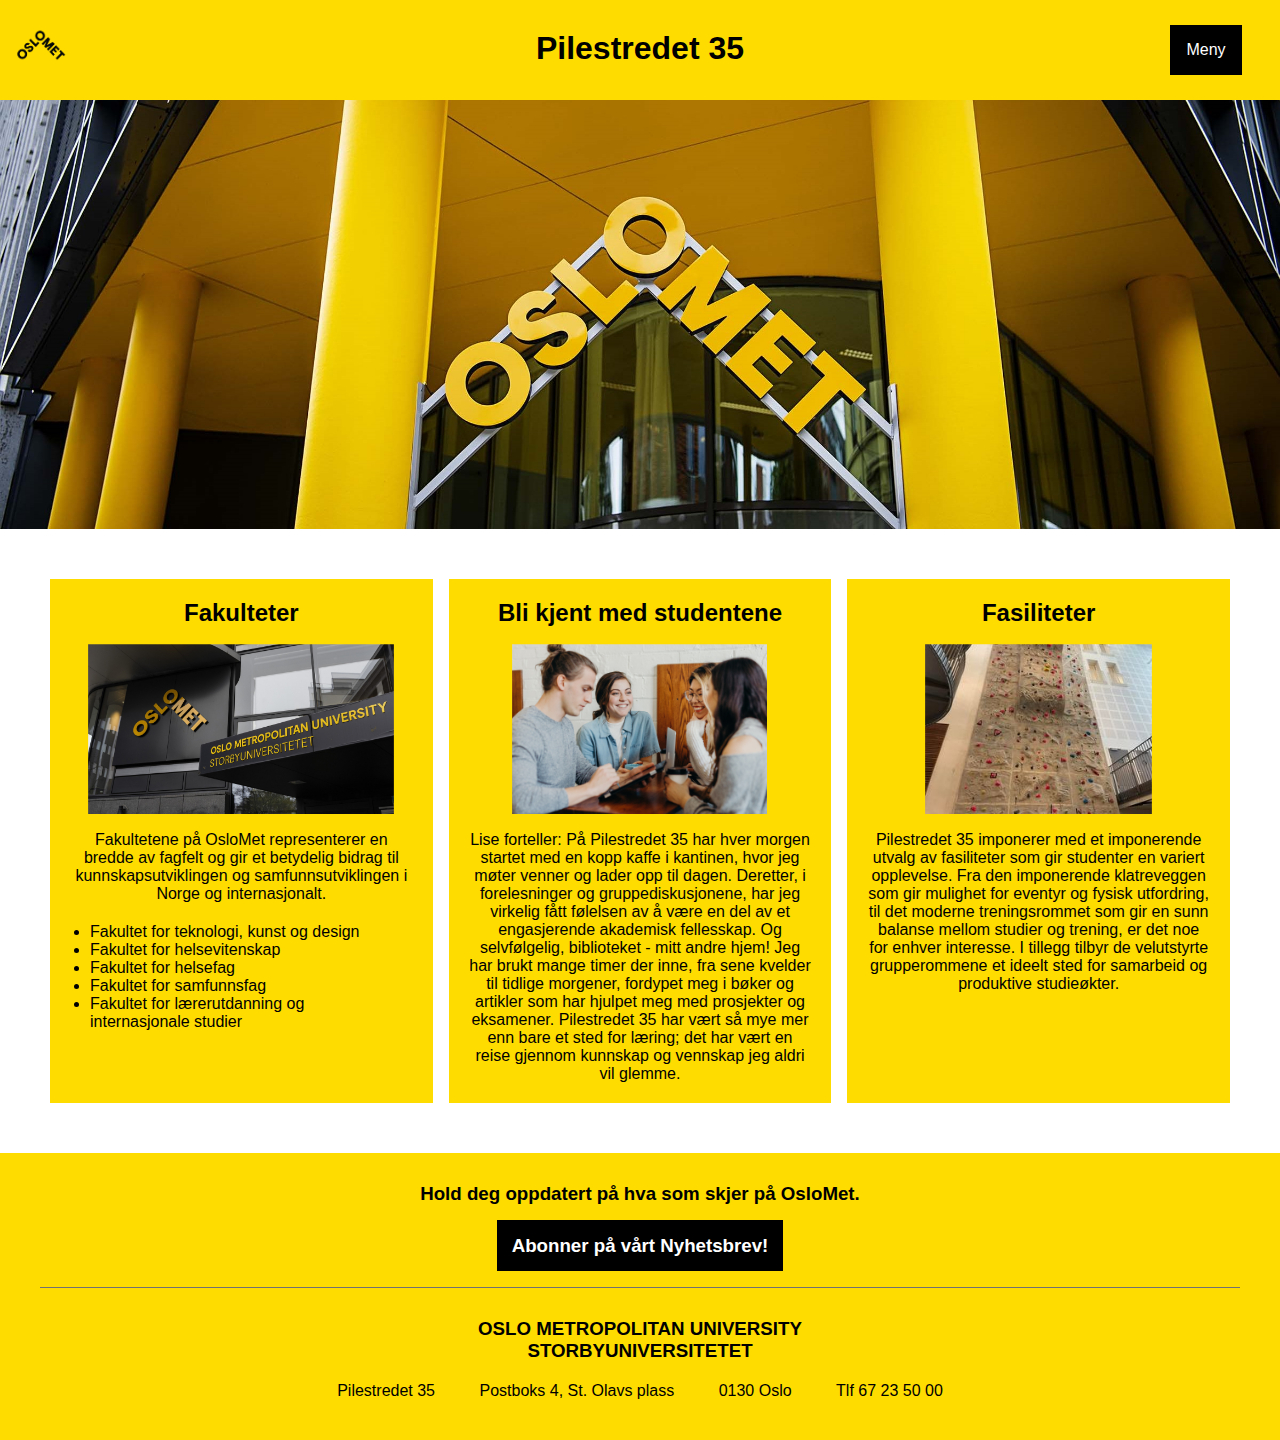
<file: index.html>
<!DOCTYPE html>
<html lang="no">

<head>
    <meta charset="UTF-8">
    <meta name="viewport" content="width=device-width, initial-scale=1.0">
    <title>Pilestredet 35</title>
    <link rel="stylesheet" href="style.css">
    <link rel="icon" type="image/jpg" href="Images/oslomet_gul.png">
    <!--https://foto.oslomet.no/fotoweb/archives/5019-Teams-Zoom-bakgrunner/Folder%2052/Bakgrunn_gul.png.info#c=%2Ffotoweb%2Farchives%2F5019-Teams-Zoom-bakgrunner%2F
    Har kroppet bilde for å bare ha logo med gul bakgrunn, så den passer som faneikon-->
</head>

<body>
<!--Toppbanner-->
<header>
    <div class="header">
        <h1>Pilestredet 35</h1>
        <a href="index.html">
            <img id="oslometGulLogo" src="Images/oslomet_svart_bare_øvre_del.png" alt="OsloMet-logoen"></a>
        <!--Kilde: https://foto.oslomet.no/fotoweb/archives/5005-OsloMet-logo/Folder%2052/Logomedsignatur_OsloMet-01.png.info#c=%2Ffotoweb%2Farchives%2F5005-OsloMet-logo%2F
        Har tatt bort teksten under så du bare får OsloMet i skrå fra bildet. -->
    </div>

    <!--dropdown meny-->
    <div class="dropdown">
        <button class="dropbtn"> Meny</button>
        <div class="dropdown-content">
            <a href="fasiliteter.html">Fasiliteter</a>
            <a href="eventer.html">Eventer</a>
            <a href="topical.html">Topical</a>
            <a href="accessibility.html">Accessibility</a>
        </div>
    </div>
</header>

<main>
    <!--FORSIDEBILDE-->
    <img id="forsidebilde" src="Images/gul_fasade_med_logo.jpg" alt="Pilestredet 35">
    <!--Kilde: https://ansatt.oslomet.no/siste-nytt/-/nyhet/ansattes-visningsnavn-na-mulig-a-justere -->

    <div class="grid-container-1">
        <!--FAKULTETER-->

        <div class="grid-rammer-1">
            <h2>Fakulteter</h2>
            <img class="bilderISeksjon1" src="Images/graa_vegg_logo.jpg" alt="OsloMet">
            <!--Kilde: https://ansatt.oslomet.no/siste-nytt/-/nyhet/na-blir-det-lettere-a-finne-kollegaer-pa-nettsidene -->
            <p>Fakultetene på OsloMet representerer en bredde av fagfelt og gir et betydelig bidrag til
                kunnskapsutviklingen og samfunnsutviklingen i Norge og internasjonalt.</p>
            <ul>
                <li>Fakultet for teknologi, kunst og design</li>
                <li>Fakultet for helsevitenskap</li>
                <li>Fakultet for helsefag</li>
                <li>Fakultet for samfunnsfag</li>
                <li>Fakultet for lærerutdanning og internasjonale studier</li>
            </ul>
        </div>

        <!--STUDENTENE-->

        <div class="grid-rammer-1">
            <h2>Bli kjent med studentene</h2>
            <img class="bilderISeksjon1" src="Images/studenter.jpg" alt="Studenter">
            <!-- Foto: Brooke Cagle Kilde: https://unsplash.com/photos/-uHVRvDr7pg -->

            <p> Lise forteller: På Pilestredet 35 har hver morgen startet med en kopp kaffe i kantinen, hvor jeg
                møter venner og lader opp til dagen.
                Deretter, i forelesninger og gruppediskusjonene, har jeg virkelig fått følelsen av å være en del av
                et engasjerende akademisk fellesskap.
                Og selvfølgelig, biblioteket - mitt andre hjem!
                Jeg har brukt mange timer der inne, fra sene kvelder til tidlige morgener, fordypet meg i bøker og
                artikler som har hjulpet meg med prosjekter og eksamener.
                Pilestredet 35 har vært så mye mer enn bare et sted for læring; det har vært en reise gjennom
                kunnskap og vennskap jeg aldri vil glemme.
            </p>

        </div>

        <!--FASILITETER-->
        <div class="grid-rammer-1">
            <h2>Fasiliteter</h2>
            <img class="bilderISeksjon1" src="Images/klatrevegg.jpg" alt="Klatreveggen i P35">

            <!--Kilde: https://twitter.com/caroschuetze/status/1542097427771047936 -->

            <p>Pilestredet 35 imponerer med et imponerende utvalg av fasiliteter som gir studenter en variert
                opplevelse. Fra den imponerende klatreveggen som gir mulighet for eventyr og fysisk utfordring, til
                det moderne treningsrommet som gir en sunn balanse mellom studier og trening, er det noe for enhver
                interesse. I tillegg tilbyr de velutstyrte grupperommene et ideelt sted for samarbeid og produktive
                studieøkter.
            </p>
        </div>
    </div>
</main>

<!--Bunnbanner-->
<footer>
    <div class="bunntekst">
        <div id="tekstPlasseringBunnbanner">
            <div class="containerNyhetsbrev">
                <h3>Hold deg oppdatert på hva som skjer på OsloMet.</h3>
            </div>

            <!-- Container for kontaktkassen -->
            <div class="contact-box">
                <h3>
                    <a href="mailto:Pilstredet35@oslomet.no"> Abonner på vårt Nyhetsbrev!</a>
                </h3>
            </div>

            <!--Lager grålinje mellom kontaktboksen og Oslo Metropolitan-->
            <hr>

            <h3>OSLO METROPOLITAN UNIVERSITY</h3>
            <h3>STORBYUNIVERSITETET</h3>

            <!-- Container for adressen og kontaktinformasjonen -->
            <div class="mellomrom-setning">
                <!-- Individuelle span-elementer for hver linje med adresse og kontaktinformasjon -->
                <span>Pilestredet 35</span>
                <span>Postboks 4, St. Olavs plass</span>
                <span>0130 Oslo</span>
                <span>Tlf 67 23 50 00</span>
            </div>
        </div>
    </div>
</footer>
</body>
</html>
</file>
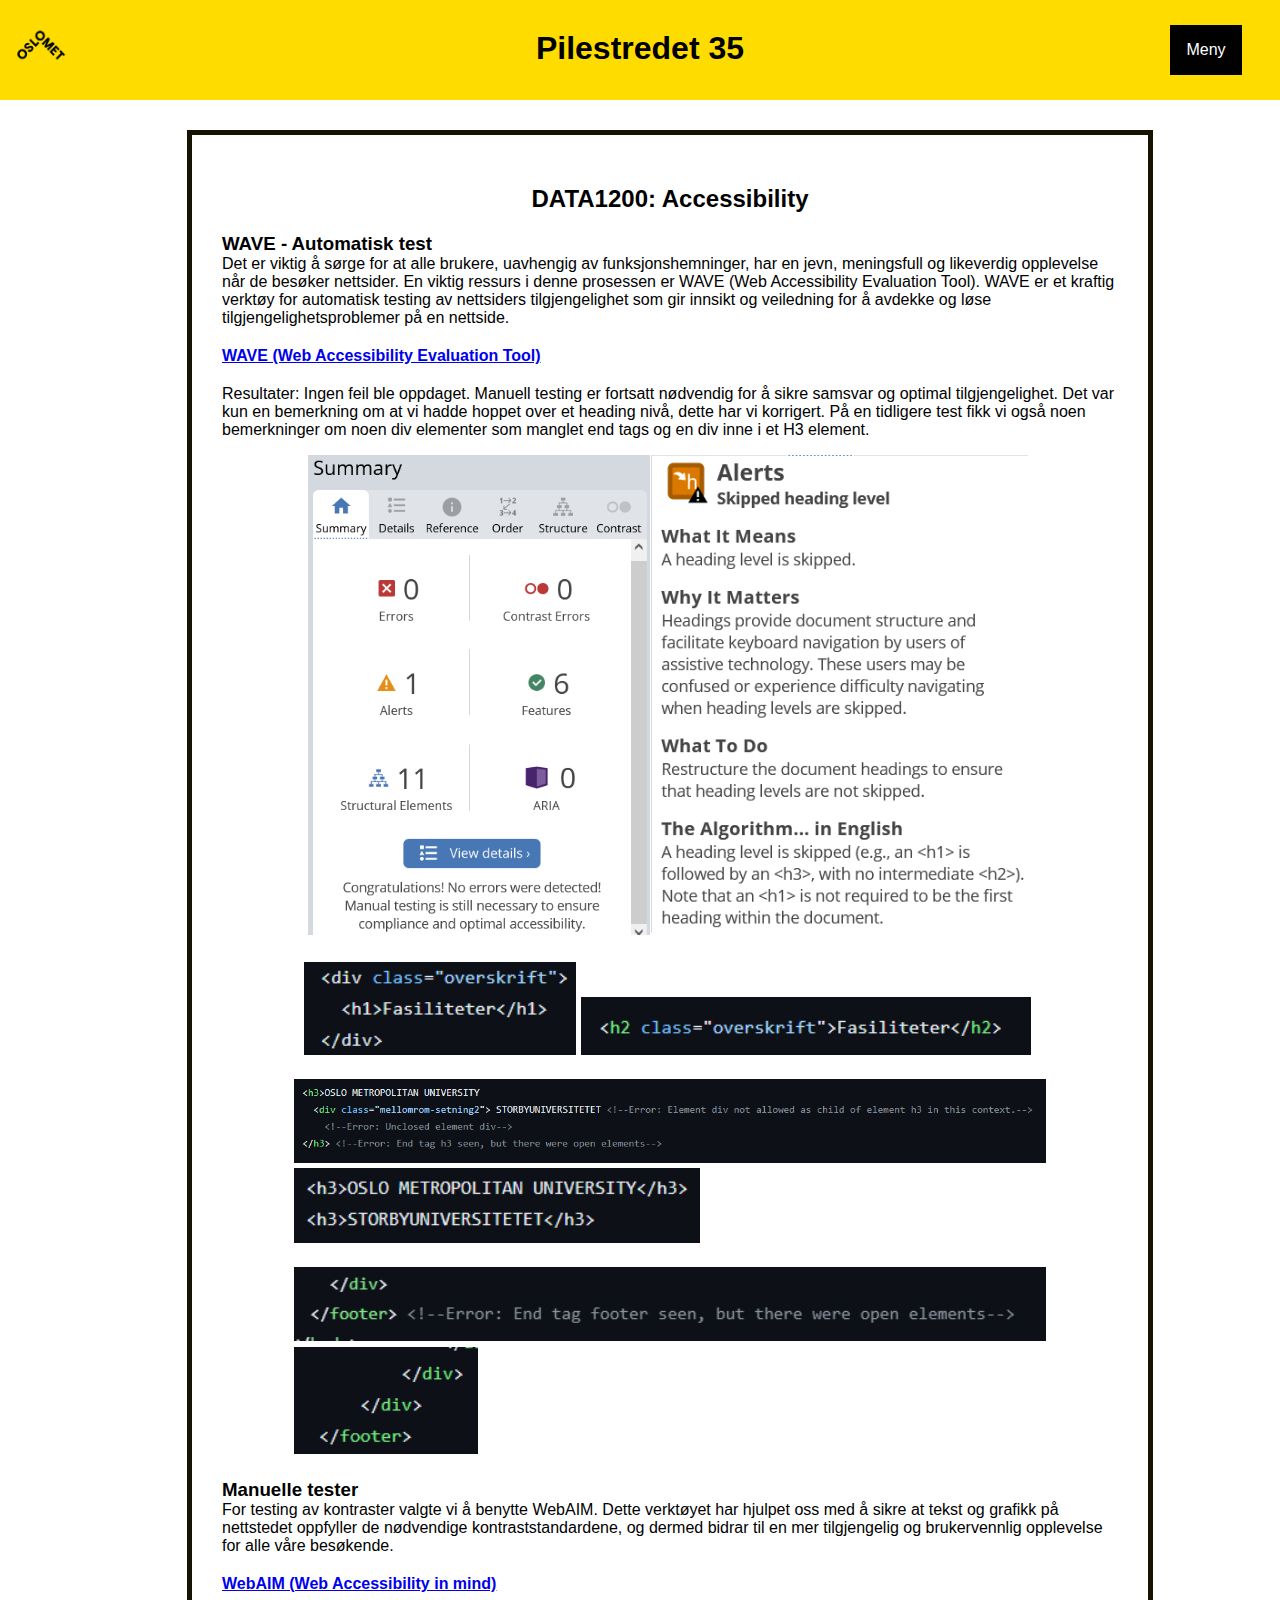
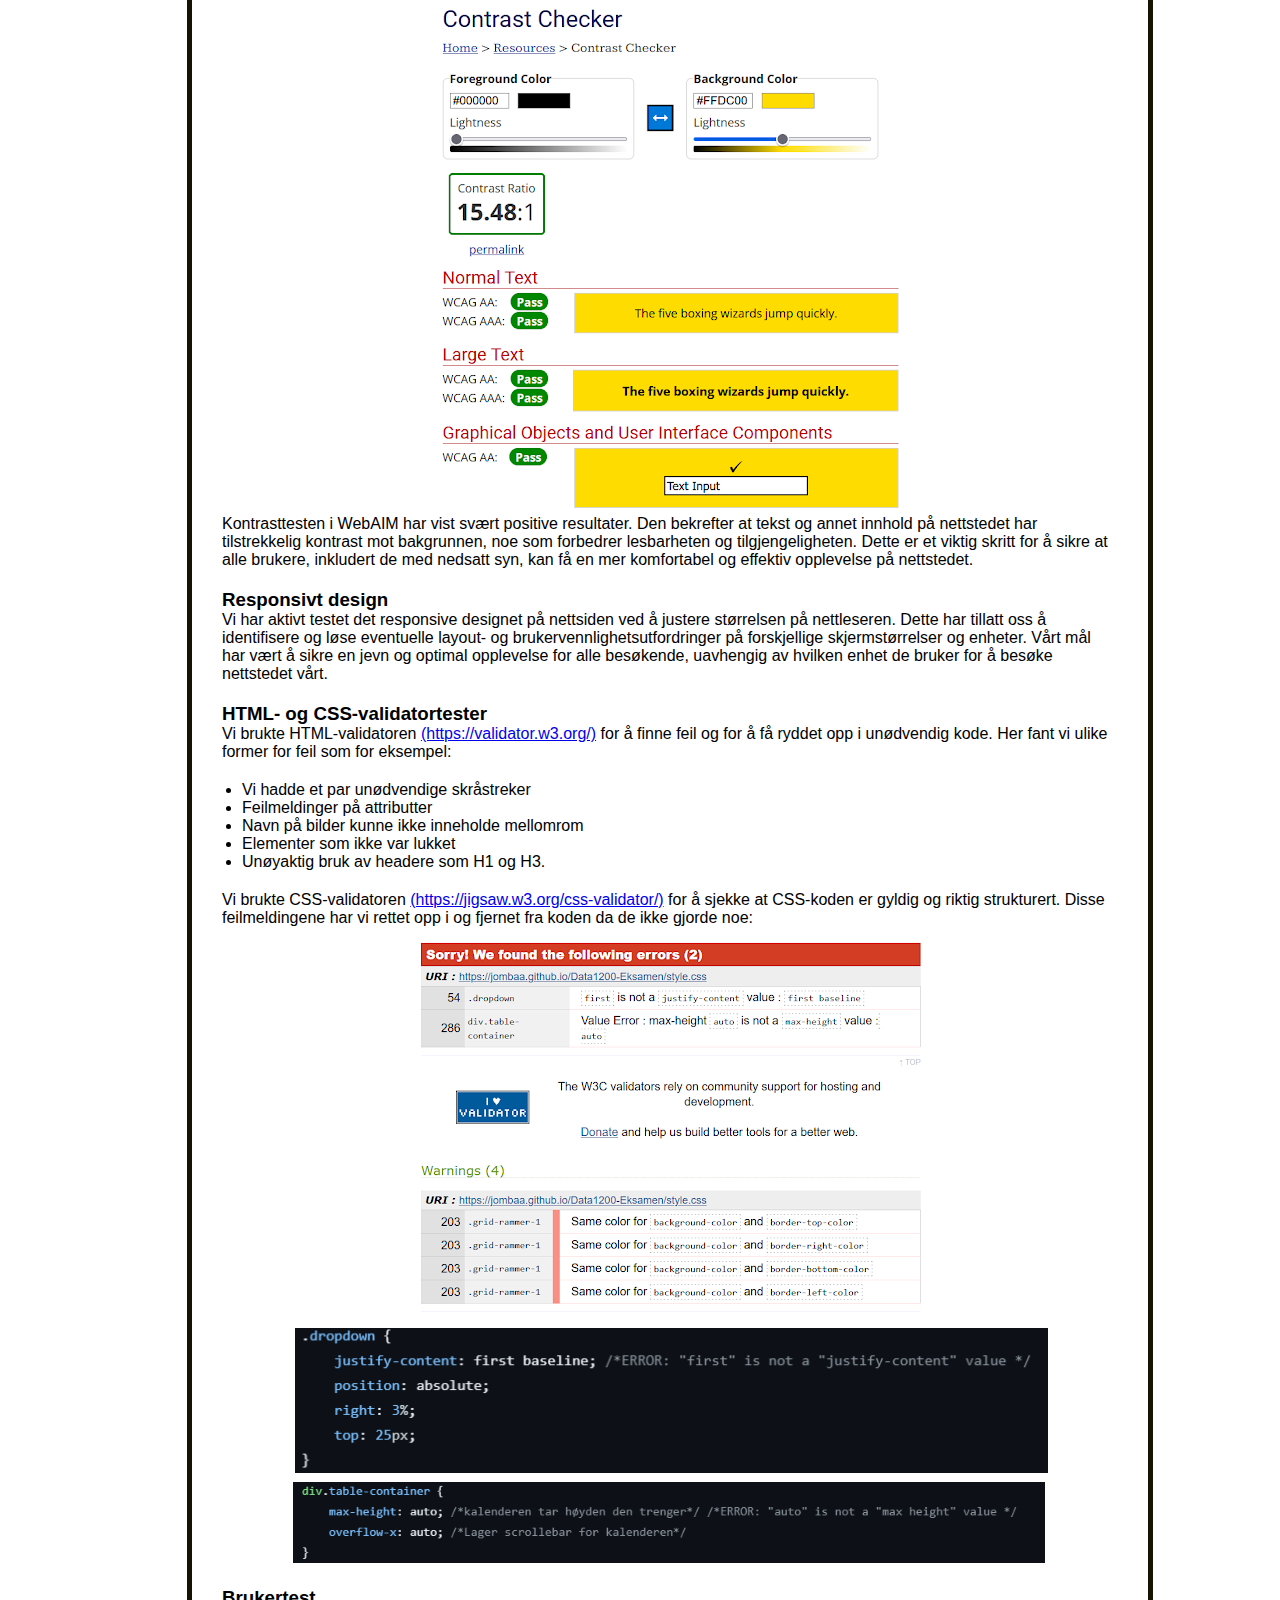
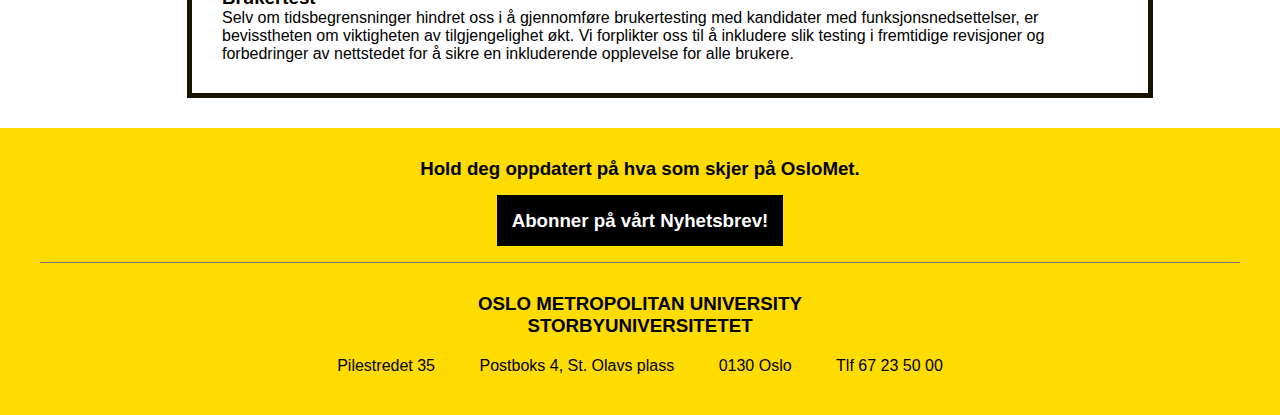
<file: accessibility.html>
<!DOCTYPE html>
<html lang="no">
<head>
    <meta charset="UTF-8">
    <meta name="viewport" content="width=device-width, initial-scale=1.0">
    <title>Accessibility</title>
    <link rel="stylesheet" href="style.css">
    <link rel="icon" type="image/jpg" href="Images/oslomet_gul.png">
    <!--https://foto.oslomet.no/fotoweb/archives/5019-Teams-Zoom-bakgrunner/Folder%2052/Bakgrunn_gul.png.info#c=%2Ffotoweb%2Farchives%2F5019-Teams-Zoom-bakgrunner%2F
    Har kroppet bilde for å bare ha logo med gul bakgrunn, så den passer som faneikon-->
</head>

<body>
<!--Toppbanner-->
<header>
    <div class="header">
        <h1>Pilestredet 35</h1>
        <a href="index.html">
            <img id="oslometGulLogo" src="Images/oslomet_svart_bare_øvre_del.png" alt="OsloMet-logoen"></a>
        <!--Kilde: https://foto.oslomet.no/fotoweb/archives/5005-OsloMet-logo/Folder%2052/Logomedsignatur_OsloMet-01.png.info#c=%2Ffotoweb%2Farchives%2F5005-OsloMet-logo%2F
        Har tatt bort teksten under så du bare får OsloMet i skrå fra bildet. -->
    </div>

    <!--dropdown meny-->
    <div class="dropdown">
        <button class="dropbtn"> Meny</button>
        <div class="dropdown-content">
            <a href="index.html">Hovedside</a>
            <a href="fasiliteter.html">Fasiliteter</a>
            <a href="eventer.html">Eventer</a>
            <a href="topical.html">Topical</a>
        </div>
    </div>
</header>

<main>
    <div class="tekstboks"> <!--En div som samler alt innholdet i main inne i en stor boks-->
        <h2 class="overskrift">DATA1200: Accessibility</h2>

        <div class="mellomrom-setning"> <!--Div klasse som lager mellomrom-->
            <h3>WAVE - Automatisk test</h3>
            <p>Det er viktig å sørge for at alle brukere, uavhengig av funksjonshemninger, har en jevn, meningsfull og
                likeverdig opplevelse når de besøker nettsider. En viktig ressurs i denne prosessen er WAVE (Web
                Accessibility Evaluation Tool). WAVE er et kraftig verktøy for automatisk testing av nettsiders
                tilgjengelighet som gir innsikt og veiledning for å avdekke og løse tilgjengelighetsproblemer på en
                nettside.</p>
        </div>

        <div class="mellomrom-setning">
            <a href="https://wave.webaim.org/?fbclid=IwAR1IQmriPF7ATMGhfSAZQVmAFxpxlrXk4leQPds0T8ocOPyMM9eW0hc-8b4">
                <strong>WAVE (Web Accessibility Evaluation Tool)</strong></a>
        </div>

        <div class="mellomrom-setning">
            <p>Resultater:
                Ingen feil ble oppdaget. Manuell testing er fortsatt nødvendig for å sikre samsvar og optimal
                tilgjengelighet. Det var kun en bemerkning om at vi hadde hoppet over et heading nivå, dette har vi
                korrigert. På en tidligere test fikk vi også noen bemerkninger om noen div elementer som manglet end
                tags og en div inne i et H3 element.
            </p>
        </div>

        <!--Bilde av wave-testen med alerts-->
        <img class="accessibilityBilder" src="Images/wave_test.png" alt="Bildet av wave-testen">
        <!--Bilde av feil heading nivå. Endret fra h1 til h2 etter feil i wave-testen.
        Feilen kom av at vi gikk fra h1 til h3 uten en h2 mellom-->
        <img class="accessibilityBilder" src="Images/h1_til_h2.png"
             alt="Bildet som viser feil og retting av heading nivå">
        <!--Bilde som viser at vi først hadde en div inni en h3 for å skape et mellomrom.
         Byttet til to h3 elementer etter at det slo ut på en tidligere wave-test-->
        <img class="accessibilityBilder" src="Images/div_i_h3.png" alt="Bildet  som viser feil og retting av div i h3">
        <!--Bilde med en manglende end tag som senere ble fikset-->
        <img class="accessibilityBilder" src="Images/end_tags.png"
             alt="Bildet som viser at det mangler en end tag og rettelsen av det">

        <div class="mellomrom-setning">
            <h3>Manuelle tester</h3>
            <p>For testing av kontraster valgte vi å benytte WebAIM. Dette verktøyet har hjulpet oss med å sikre at
                tekst og grafikk på nettstedet oppfyller de nødvendige kontraststandardene, og dermed bidrar til en mer
                tilgjengelig og brukervennlig opplevelse for alle våre besøkende.</p>
        </div>

        <div class="mellomrom-setning">
            <a href="https://webaim.org/resources/contrastchecker/?fbclid=IwAR2dlEEVZ0B8521wKPoe0YfdIyAsacs4ossAxBu2us5goBmCK77N1abqgq4">
                <strong>WebAIM (Web Accessibility in mind)</strong></a>
        </div>

        <!--Bildet som viser kontrasttesten som vi gjennomførte-->
        <img class="accessibilityBilder" src="Images/contrast_checker.png" alt="Bildet av kontrasttesten">
        <p>Kontrasttesten i WebAIM har vist svært positive resultater. Den bekrefter at tekst og annet innhold på
            nettstedet har tilstrekkelig kontrast mot bakgrunnen, noe som forbedrer lesbarheten og
            tilgjengeligheten.
            Dette er et viktig skritt for å sikre at alle brukere, inkludert de med nedsatt syn, kan få en mer
            komfortabel og effektiv opplevelse på nettstedet.</p>

        <div class="mellomrom-setning">
            <h3>Responsivt design</h3>
            <p>Vi har aktivt testet det responsive designet på nettsiden ved å justere størrelsen på nettleseren. Dette
                har tillatt oss å identifisere og løse eventuelle layout- og brukervennlighetsutfordringer på
                forskjellige skjermstørrelser og enheter. Vårt mål har vært å sikre en jevn og optimal opplevelse for
                alle besøkende, uavhengig av hvilken enhet de bruker for å besøke nettstedet vårt.</p>
        </div>

        <div class="mellomrom-setning">
            <h3>HTML- og CSS-validatortester</h3>
            <p>Vi brukte HTML-validatoren <a href="https://validator.w3.org/">(https://validator.w3.org/)</a>
                for å finne feil og for å få ryddet opp i unødvendig kode. Her fant vi ulike former
                for feil som for eksempel:</p>

            <!--Liste over feil i HTML-validator-->
            <ul> <!--Uordnet/unummerert liste-->
                <li> <!--Liste-element-->
                    Vi hadde et par unødvendige skråstreker
                </li>
                <li>
                    Feilmeldinger på attributter
                </li>
                <li>
                    Navn på bilder kunne ikke inneholde mellomrom
                </li>
                <li>
                    Elementer som ikke var lukket
                </li>
                <li>
                    Unøyaktig bruk av headere som H1 og H3.
                </li>
            </ul>
            <p>Vi brukte CSS-validatoren <a href="https://jigsaw.w3.org/css-validator/">
                (https://jigsaw.w3.org/css-validator/)</a>
                for å sjekke at CSS-koden er gyldig og
                riktig strukturert. Disse feilmeldingene har vi rettet opp i og fjernet fra koden da de ikke gjorde noe:
            </p>
            <!--Bilde av CSS-testen med feil. Disse feilene er rettet opp i.
            Deriblant border farge hadde samme farge som bakgrunnen. Border, first baseline og auto er fjernet-->
            <img src="Images/css_test.png" class="accessibilityBilder" alt="Bilde av feil vist i testen">
            <!--Bilde av justify-content: first baseline og max-height: auto som er fjernet-->
            <img src="Images/css_feil.png" class="accessibilityBilder" alt="Bilde av feilene i CSS fila">
        </div>

        <div class="mellomrom-setning">
            <h3>Brukertest</h3>
            <p>Selv om tidsbegrensninger hindret oss i å gjennomføre brukertesting med kandidater med
                funksjonsnedsettelser, er bevisstheten om viktigheten av tilgjengelighet økt. Vi forplikter oss til å
                inkludere slik testing i fremtidige revisjoner og forbedringer av nettstedet for å sikre en inkluderende
                opplevelse for alle brukere.</p>
        </div>
    </div>
</main>

<!--Bunnbanner-->
<footer>
    <div class="bunntekst">
        <div id="tekstPlasseringBunnbanner">
            <div class="containerNyhetsbrev">
                <h3>Hold deg oppdatert på hva som skjer på OsloMet.</h3>
            </div>

            <!-- Container for kontaktkassen -->
            <div class="contact-box">
                <h3>
                    <a href="mailto:Pilstredet35@oslomet.no"> Abonner på vårt Nyhetsbrev!</a>
                </h3>
            </div>

            <!--Lager grålinje mellom kontaktboksen og Oslo Metropolitan-->
            <hr>

            <h3>OSLO METROPOLITAN UNIVERSITY</h3>
            <h3>STORBYUNIVERSITETET</h3>

            <!-- Container for adressen og kontaktinformasjonen -->
            <div class="mellomrom-setning">
                <!-- Individuelle span-elementer for hver linje med adresse og kontaktinformasjon -->
                <span>Pilestredet 35</span>
                <span>Postboks 4, St. Olavs plass</span>
                <span>0130 Oslo</span>
                <span>Tlf 67 23 50 00</span>
            </div>
        </div>
    </div>
</footer>
</body>
</html>
</file>
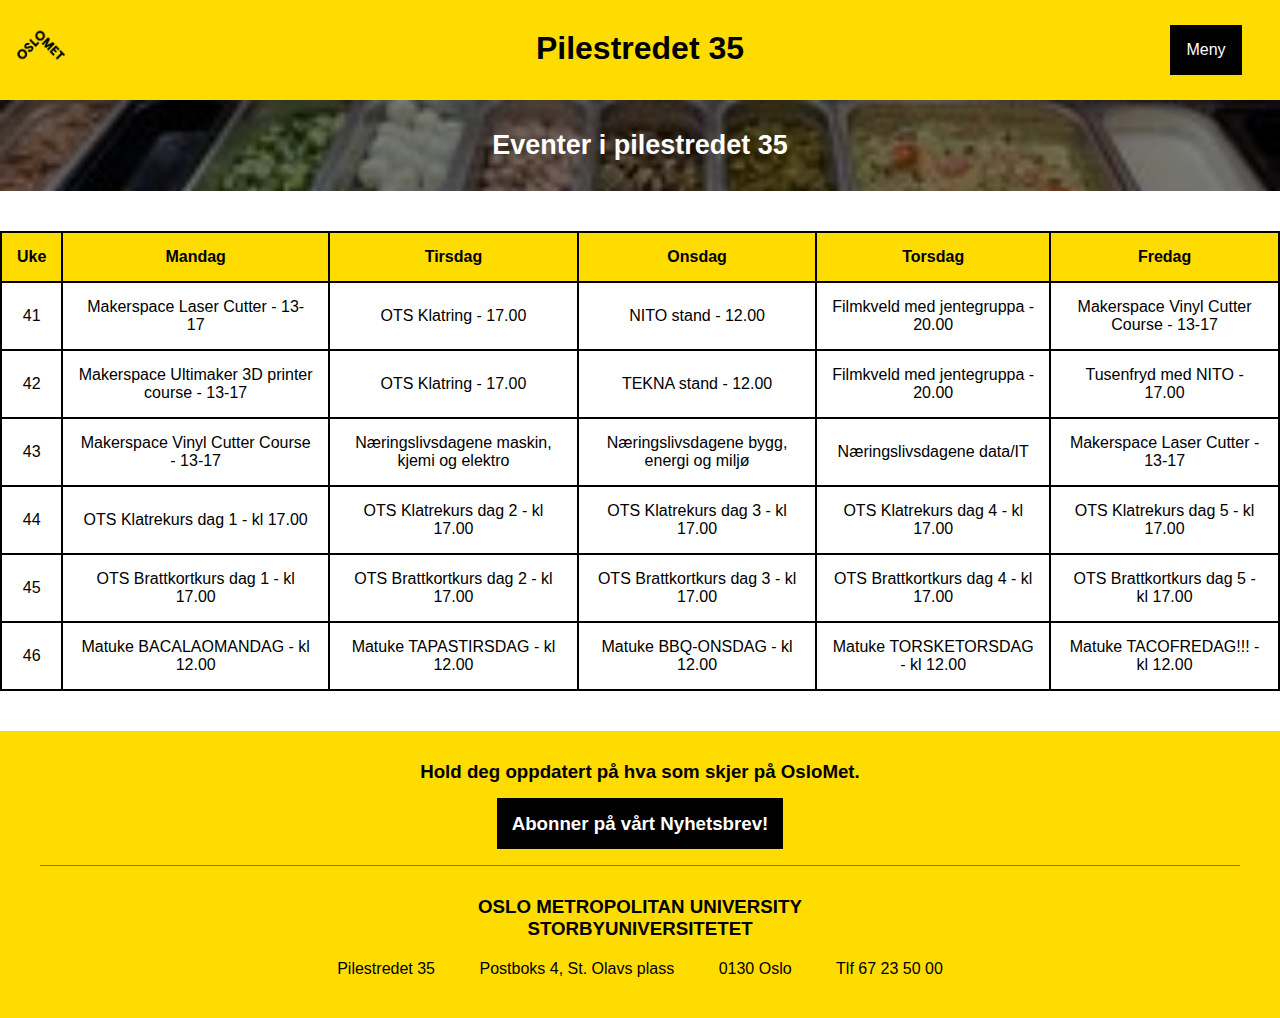
<file: eventer.html>
<!DOCTYPE html>
<html lang="no">

<head>
    <meta charset="UTF-8">
    <meta name="viewport" content="width=device-width, initial-scale=1.0">
    <title>Eventer</title>
    <link rel="stylesheet" href="style.css">
    <link rel="icon" type="image/jpg" href="Images/oslomet_gul.png">
    <!--https://foto.oslomet.no/fotoweb/archives/5019-Teams-Zoom-bakgrunner/Folder%2052/Bakgrunn_gul.png.info#c=%2Ffotoweb%2Farchives%2F5019-Teams-Zoom-bakgrunner%2F
    Har kroppet bilde for å bare ha logo med gul bakgrunn, så den passer som faneikon-->
</head>

<body>
<!--Toppbanner-->
<header>
    <div class="header">
        <h1>Pilestredet 35</h1>
        <a href="index.html">
            <img id="oslometGulLogo" src="Images/oslomet_svart_bare_øvre_del.png" alt="OsloMet-logoen"></a>
        <!--Kilde: https://foto.oslomet.no/fotoweb/archives/5005-OsloMet-logo/Folder%2052/Logomedsignatur_OsloMet-01.png.info#c=%2Ffotoweb%2Farchives%2F5005-OsloMet-logo%2F
        Har tatt bort teksten under så du bare får OsloMet i skrå fra bildet. -->
    </div>

    <!--dropdown meny-->
    <div class="dropdown">
        <button class="dropbtn"> Meny</button>
        <div class="dropdown-content">
            <a href="index.html">Hovedside</a>
            <a href="fasiliteter.html">Fasiliteter</a>
            <a href="topical.html">Topical</a>
            <a href="accessibility.html">Accessibility</a>
        </div>
    </div>
</header>

<main>
    <div id="eventkalender">
        <div id="hero-image"> <!--https://www.w3schools.com/howto/howto_css_hero_image.asp-->
            <div id="hero-text"> <!--Gir div'en en class for lettere styling-->
                <h2>Eventer i pilestredet 35</h2>
            </div>
        </div>
        <div class="table-container">
            <table> <!--Tabell som brukes som kalender-->
                <tr> <!--<tr> definerer en rad i tabellen-->
                    <th>Uke</th> <!--<th> definerer hovedelementet for cellene under-->
                    <th>Mandag</th>
                    <th>Tirsdag</th>
                    <th>Onsdag</th>
                    <th>Torsdag</th>
                    <th>Fredag</th>
                </tr>
                <tr>
                    <td>41</td> <!--<td> definerer en celle i tabellen-->
                    <td>Makerspace Laser Cutter - 13-17</td>
                    <td>OTS Klatring - 17.00</td>
                    <td>NITO stand - 12.00</td>
                    <td>Filmkveld med jentegruppa - 20.00</td>
                    <td>Makerspace Vinyl Cutter Course - 13-17</td>
                </tr>
                <tr>
                    <td>42</td>
                    <td>Makerspace Ultimaker 3D printer course - 13-17</td>
                    <td>OTS Klatring - 17.00</td>
                    <td>TEKNA stand - 12.00</td>
                    <td>Filmkveld med jentegruppa - 20.00</td>
                    <td>Tusenfryd med NITO - 17.00</td>
                </tr>
                <tr>
                    <td>43</td>
                    <td>Makerspace Vinyl Cutter Course - 13-17</td>
                    <td>Næringslivsdagene maskin, kjemi og elektro</td>
                    <td>Næringslivsdagene bygg, energi og miljø</td>
                    <td>Næringslivsdagene data/IT</td>
                    <td>Makerspace Laser Cutter - 13-17</td>
                </tr>
                <tr>
                    <td>44</td>
                    <td>OTS Klatrekurs dag 1 - kl 17.00</td>
                    <td>OTS Klatrekurs dag 2 - kl 17.00</td>
                    <td>OTS Klatrekurs dag 3 - kl 17.00</td>
                    <td>OTS Klatrekurs dag 4 - kl 17.00</td>
                    <td>OTS Klatrekurs dag 5 - kl 17.00</td>
                </tr>
                <tr>
                    <td>45</td>
                    <td>OTS Brattkortkurs dag 1 - kl 17.00</td>
                    <td>OTS Brattkortkurs dag 2 - kl 17.00</td>
                    <td>OTS Brattkortkurs dag 3 - kl 17.00</td>
                    <td>OTS Brattkortkurs dag 4 - kl 17.00</td>
                    <td>OTS Brattkortkurs dag 5 - kl 17.00</td>
                </tr>
                <tr>
                    <td>46</td>
                    <td>Matuke BACALAOMANDAG - kl 12.00</td>
                    <td>Matuke TAPASTIRSDAG - kl 12.00</td>
                    <td>Matuke BBQ-ONSDAG - kl 12.00</td>
                    <td>Matuke TORSKETORSDAG - kl 12.00</td>
                    <td>Matuke TACOFREDAG!!! - kl 12.00</td>
                </tr>
            </table>
        </div>
    </div>
</main>

<!--Bunnbanner-->
<footer>
    <div class="bunntekst">
        <div id="tekstPlasseringBunnbanner">
            <div class="containerNyhetsbrev">
                <h3>Hold deg oppdatert på hva som skjer på OsloMet.</h3>
            </div>

            <!-- Container for kontaktkassen -->
            <div class="contact-box">
                <h3>
                    <a href="mailto:Pilstredet35@oslomet.no"> Abonner på vårt Nyhetsbrev!</a>
                </h3>
            </div>

            <!--Lager grålinje mellom kontaktboksen og Oslo Metropolitan-->
            <hr>

            <h3>OSLO METROPOLITAN UNIVERSITY</h3>
            <h3>STORBYUNIVERSITETET</h3>

            <!-- Container for adressen og kontaktinformasjonen -->
            <div class="mellomrom-setning">
                <!-- Individuelle span-elementer for hver linje med adresse og kontaktinformasjon -->
                <span>Pilestredet 35</span>
                <span>Postboks 4, St. Olavs plass</span>
                <span>0130 Oslo</span>
                <span>Tlf 67 23 50 00</span>
            </div>
        </div>
    </div>
</footer>
</body>
</html>
</file>
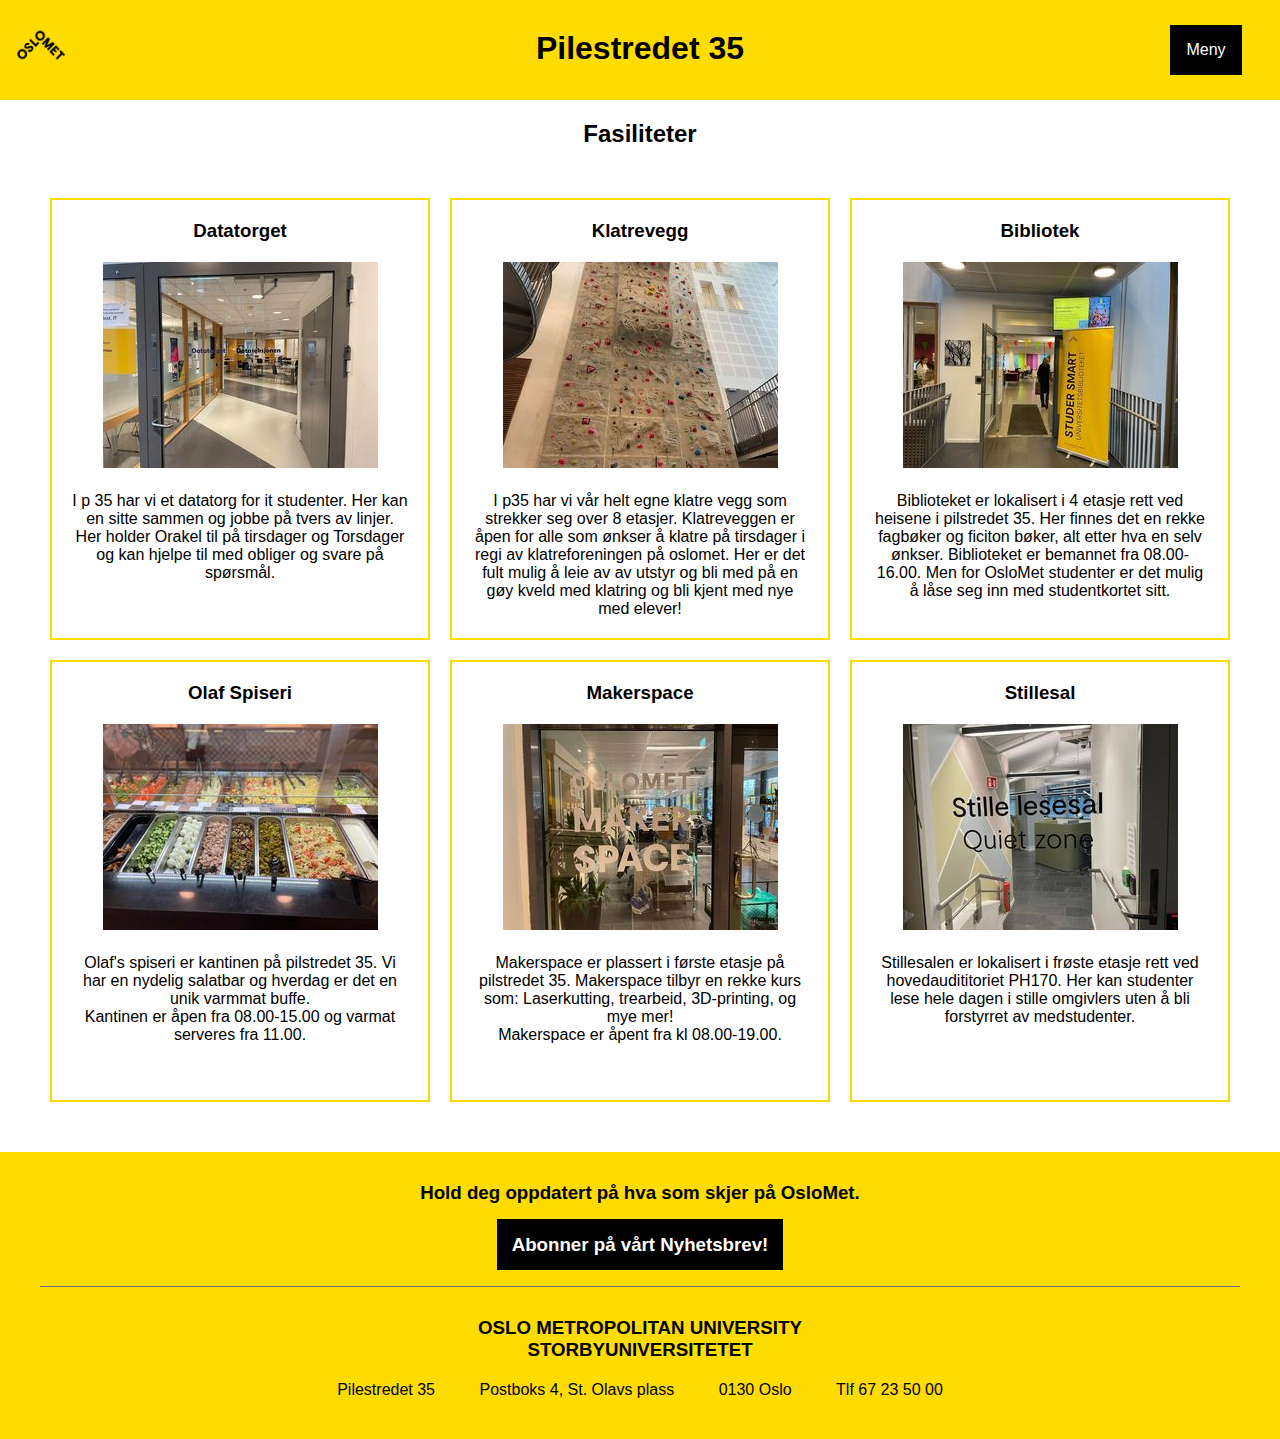
<file: fasiliteter.html>
<!DOCTYPE html>
<html lang="no">

<head>
    <meta charset="UTF-8">
    <meta name="viewport" content="width=device-width, initial-scale=1.0">
    <title>Fasiliteter</title>
    <link rel="stylesheet" href="style.css">
    <link rel="icon" type="image/jpg" href="Images/oslomet_gul.png">
    <!--https://foto.oslomet.no/fotoweb/archives/5019-Teams-Zoom-bakgrunner/Folder%2052/Bakgrunn_gul.png.info#c=%2Ffotoweb%2Farchives%2F5019-Teams-Zoom-bakgrunner%2F
    Har kroppet bilde for å bare ha logo med gul bakgrunn, så den passer som faneikon-->
</head>

<body>
<!--Toppbanner-->
<header>
    <div class="header">
        <h1>Pilestredet 35</h1>
        <a href="index.html">
            <img id="oslometGulLogo" src="Images/oslomet_svart_bare_øvre_del.png" alt="OsloMet-logoen"></a>
        <!--Kilde: https://foto.oslomet.no/fotoweb/archives/5005-OsloMet-logo/Folder%2052/Logomedsignatur_OsloMet-01.png.info#c=%2Ffotoweb%2Farchives%2F5005-OsloMet-logo%2F
        Har tatt bort teksten under så du bare får OsloMet i skrå fra bildet. -->
    </div>

    <!--dropdown meny-->
    <div class="dropdown">
        <button class="dropbtn"> Meny</button>
        <div class="dropdown-content">
            <a href="index.html">Hovedside</a>
            <a href="eventer.html">Eventer</a>
            <a href="topical.html">Topical</a>
            <a href="accessibility.html">Accessibility</a>
        </div>
    </div>
</header>

<main>
    <h2 class="overskrift">Fasiliteter</h2>

    <!--Grid med Images og teskt med fasiliteter p35 har-->
    <div class="grid-container-2">

        <!--Datatorget-->
        <div class="grid-rammer-2">
            <h3>Datatorget</h3>
            <img class="fasilitetB" src="Images/datatorget.jpg" alt="Bilde av inngang til datatorget">
            <!--Personlig bilde-->
            <p>I p 35 har vi et datatorg for it studenter. Her kan en sitte sammen og jobbe på tvers av linjer.
                Her holder Orakel til på tirsdager og Torsdager og kan hjelpe til med obliger og svare
                på spørsmål.
            </p>
        </div>

        <!--Klatrevegg-->
        <div class="grid-rammer-2">
            <h3>Klatrevegg</h3>
            <img class="fasilitetB" src="Images/klatrevegg.jpg" alt="Bilde av klatrevegg i P35">
            <!--Personlig bilde-->
            <p> I p35 har vi vår helt egne klatre vegg som strekker seg over 8 etasjer.
                Klatreveggen er åpen for alle som ønkser å klatre på tirsdager i regi av klatreforeningen på oslomet.
                Her er det fult mulig å leie av av utstyr og bli med på en gøy kveld med klatring og bli kjent med nye
                med
                elever!
            </p>
        </div>

        <!--Bibliotek-->
        <div class="grid-rammer-2">
            <h3>Bibliotek</h3>
            <img class="fasilitetB" src="Images/biblioteket.jpg" alt="Bilde av inngang til biblioteket i P35">
            <!--Personlig bilde-->
            <p>
                Biblioteket er lokalisert i 4 etasje rett ved heisene i pilstredet 35.
                Her finnes det en rekke fagbøker og ficiton bøker, alt etter hva en selv ønkser.
                Biblioteket er bemannet fra 08.00-16.00. Men for OsloMet studenter er det mulig
                å låse seg inn med studentkortet sitt.
            </p>
        </div>

        <!--Kantinen-->
        <div class="grid-rammer-2">
            <h3>Olaf Spiseri</h3>
            <img class="fasilitetB" src="Images/kantine.jpg" alt="Bilde av inngang til datatorget">
            <!--Personlig bilde-->
            <p>
                Olaf's spiseri er kantinen på pilstredet 35.
                Vi har en nydelig salatbar og hverdag er det en unik varmmat buffe.
            </p>
            <p>
                Kantinen er åpen fra 08.00-15.00
                og varmat serveres fra 11.00.
            </p>
        </div>

        <!--Makerspace-->
        <div class="grid-rammer-2">
            <h3>Makerspace</h3>
            <img class="fasilitetB" src="Images/makerspace.jpg" alt="Bilde av inngang til Makerspace">
            <!--Personlig bilde-->
            <p> Makerspace er plassert i første etasje på pilstredet 35.
                Makerspace tilbyr en rekke kurs som: Laserkutting, trearbeid, 3D-printing,
                og mye mer!
            </p>
            <p>
                Makerspace er åpent fra kl 08.00-19.00.
            </p>
        </div>

        <!--Stillesal-->
        <div class="grid-rammer-2">
            <h3>Stillesal</h3>
            <img class="fasilitetB" src="Images/stillesone.jpg" alt="Bilde av inngang til Stillesone">
            <!--Personlig bilde-->
            <p> Stillesalen er lokalisert i frøste etasje rett ved hovedaudititoriet
                PH170. Her kan studenter lese hele dagen i stille omgivlers uten å bli forstyrret
                av medstudenter.
            </p>
        </div>
    </div>
</main>

<!--Bunnbanner-->
<footer>
    <div class="bunntekst">
        <div id="tekstPlasseringBunnbanner">
            <div class="containerNyhetsbrev">
                <h3>Hold deg oppdatert på hva som skjer på OsloMet.</h3>
            </div>

            <!-- Container for kontaktkassen -->
            <div class="contact-box">
                <h3>
                    <a href="mailto:Pilstredet35@oslomet.no"> Abonner på vårt Nyhetsbrev!</a>
                </h3>
            </div>

            <!--Lager grålinje mellom kontaktboksen og Oslo Metropolitan-->
            <hr>

            <h3>OSLO METROPOLITAN UNIVERSITY</h3>
            <h3>STORBYUNIVERSITETET</h3>

            <!-- Container for adressen og kontaktinformasjonen -->
            <div class="mellomrom-setning">
                <!-- Individuelle span-elementer for hver linje med adresse og kontaktinformasjon -->
                <span>Pilestredet 35</span>
                <span>Postboks 4, St. Olavs plass</span>
                <span>0130 Oslo</span>
                <span>Tlf 67 23 50 00</span>
            </div>
        </div>
    </div>
</footer>
</body>
</html>
</file>
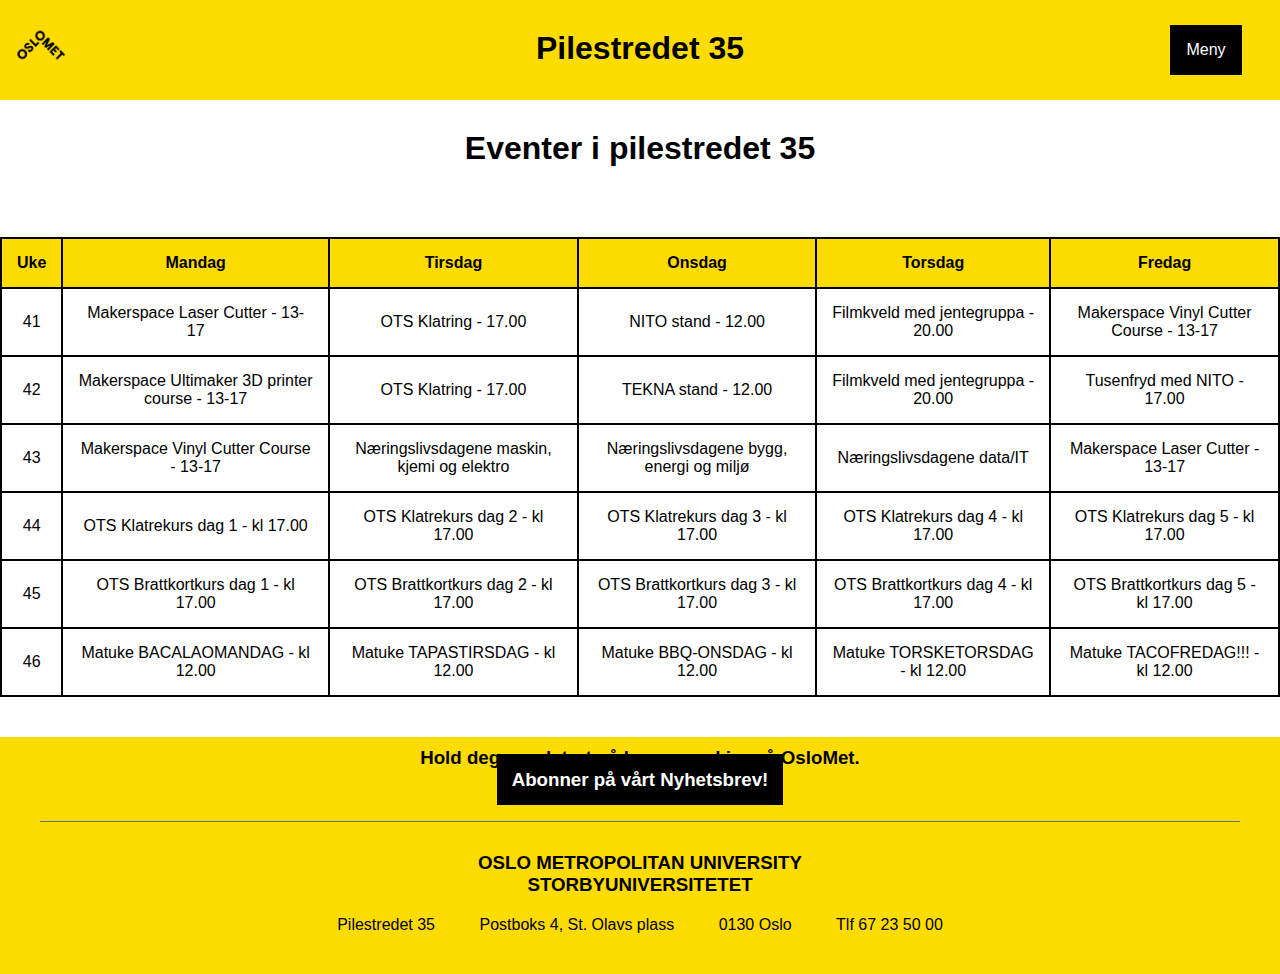
<file: kalender.html>
<!DOCTYPE html>
<html lang="no">

<head>
    <meta charset="UTF-8">
    <meta name="viewport" content="width=device-width, initial-scale=1.0">
    <title>Kalender</title>
    <link rel="stylesheet" href="style.css">
    <link rel="icon" type="image/jpg" href="Images/oslomet_gul.png">
    <!--https://foto.oslomet.no/fotoweb/archives/5019-Teams-Zoom-bakgrunner/Folder%2052/Bakgrunn_gul.png.info#c=%2Ffotoweb%2Farchives%2F5019-Teams-Zoom-bakgrunner%2F
    Har kroppet bilde for å bare ha logo med gul bakgrunn, så den passer som faneikon-->

</head>

<body>

<!--Topp banner-->
<header>
    <div class="header">
        <h1>Pilestredet 35</h1>
        <a href="index.html">
            <img id="oslometGulLogo" src="Images/oslomet_svart_bare_øvre_del.png" alt="Oslomet-logoen"></a>
        <!--Kilde: https://foto.oslomet.no/fotoweb/archives/5005-OsloMet-logo/Folder%2052/Logomedsignatur_OsloMet-01.png.info#c=%2Ffotoweb%2Farchives%2F5005-OsloMet-logo%2F
        har tatt bort teksten under så du bare får Oslomet i skrå fra bildet. -->
    </div>

    <!--droppdown meny-->
    <div class="dropdown">
        <button class="dropbtn"> Meny</button>
        <div class="dropdown-content">
            <a href="index.html">Hovedside</a>
            <a href="fasiliteter.html">Fasiliteter</a>
            <a href="topical.html">Topical</a>
            <a href="accessibility.html">Accessibility</a>
        </div>
    </div>
</header>

<main>

    <div id="eventkalender">
        <div class="hero-image"> <!--https://www.w3schools.com/howto/howto_css_hero_image.asp-->
            <div class="hero-text"> <!--Gir div'en en class for lettere styling-->
                <h1>Eventer i pilestredet 35</h1>
            </div>
        </div>
        <div class="table-container">
            <table> <!--Tabell som brukes som kalender-->
                <tr> <!--<tr> definerer en rad i tabellen-->
                    <th>Uke</th> <!--<th> definerer hovedelementet for cellene under-->
                    <th>Mandag</th>
                    <th>Tirsdag</th>
                    <th>Onsdag</th>
                    <th>Torsdag</th>
                    <th>Fredag</th>
                </tr>
                <tr>
                    <td>41</td> <!--<td> definerer en celle i tabellen-->
                    <td>Makerspace Laser Cutter - 13-17</td>
                    <td>OTS Klatring - 17.00</td>
                    <td>NITO stand - 12.00</td>
                    <td>Filmkveld med jentegruppa - 20.00</td>
                    <td>Makerspace Vinyl Cutter Course - 13-17</td>
                </tr>
                <tr>
                    <td>42</td>
                    <td>Makerspace Ultimaker 3D printer course - 13-17</td>
                    <td>OTS Klatring - 17.00</td>
                    <td>TEKNA stand - 12.00</td>
                    <td>Filmkveld med jentegruppa - 20.00</td>
                    <td>Tusenfryd med NITO - 17.00</td>
                </tr>
                <tr>
                    <td>43</td>
                    <td>Makerspace Vinyl Cutter Course - 13-17</td>
                    <td>Næringslivsdagene maskin, kjemi og elektro</td>
                    <td>Næringslivsdagene bygg, energi og miljø</td>
                    <td>Næringslivsdagene data/IT</td>
                    <td>Makerspace Laser Cutter - 13-17</td>
                </tr>
                <tr>
                    <td>44</td>
                    <td>OTS Klatrekurs dag 1 - kl 17.00</td>
                    <td>OTS Klatrekurs dag 2 - kl 17.00</td>
                    <td>OTS Klatrekurs dag 3 - kl 17.00</td>
                    <td>OTS Klatrekurs dag 4 - kl 17.00</td>
                    <td>OTS Klatrekurs dag 5 - kl 17.00</td>
                </tr>
                <tr>
                    <td>45</td>
                    <td>OTS Brattkortkurs dag 1 - kl 17.00</td>
                    <td>OTS Brattkortkurs dag 2 - kl 17.00</td>
                    <td>OTS Brattkortkurs dag 3 - kl 17.00</td>
                    <td>OTS Brattkortkurs dag 4 - kl 17.00</td>
                    <td>OTS Brattkortkurs dag 5 - kl 17.00</td>
                </tr>
                <tr>
                    <td>46</td>
                    <td>Matuke BACALAOMANDAG - kl 12.00</td>
                    <td>Matuke TAPASTIRSDAG - kl 12.00</td>
                    <td>Matuke BBQ-ONSDAG - kl 12.00</td>
                    <td>Matuke TORSKETORSDAG - kl 12.00</td>
                    <td>Matuke TACOFREDAG!!! - kl 12.00</td>
                </tr>
            </table>
        </div>
    </div>

</main>

<!--Bunnbanner-->
<footer>
    <div class="bunntekst">
        <div id="tekstPlasseringBunnbanner">
            <div class="container_nyhetsbrev">
                <h3>Hold deg oppdatert på hva som skjer på OsloMet.</h3>
            </div>

            <!-- Container for kontaktkassen -->
            <div class="contact-box">
                <h3>
                    <a href="mailto:Pilstredet35@oslomet.no"> Abonner på vårt Nyhetsbrev!</a>
                </h3>
            </div>

            <!--Lager grålinje mellom kontaktboksen og Oslo Metropolitan-->
            <hr>

            <h3>OSLO METROPOLITAN UNIVERSITY</h3>
            <h3 class="mellomrom-setning2">STORBYUNIVERSITETET</h3>

            <!-- Container for adressen og kontaktinformasjonen -->
            <div class="mellomrom-setning">
                <!-- Individuelle span-elementer for hver linje med adresse og kontaktinformasjon -->
                <span>Pilestredet 35</span>
                <span>Postboks 4, St. Olavs plass</span>
                <span>0130 Oslo</span>
                <span>Tlf 67 23 50 00</span>
            </div>
        </div>
    </div>
</footer>
</body>
</html>
</file>
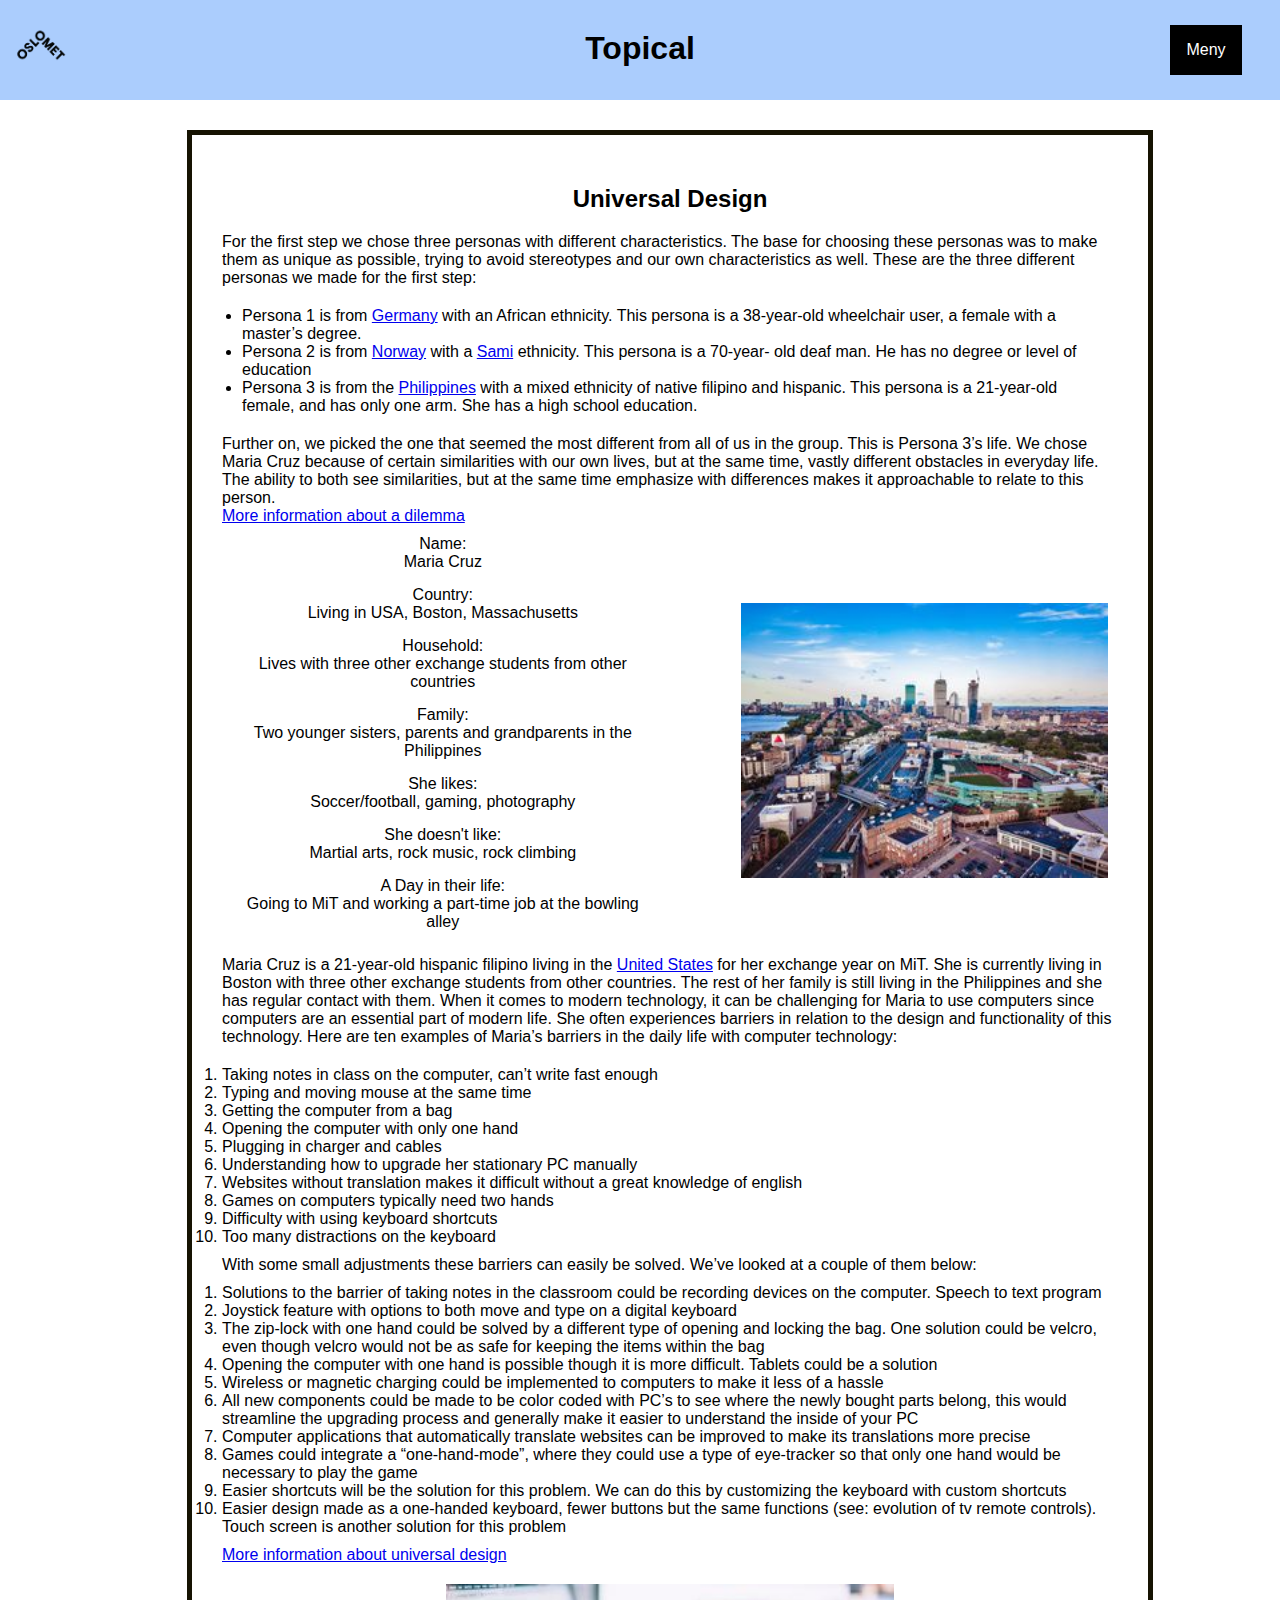
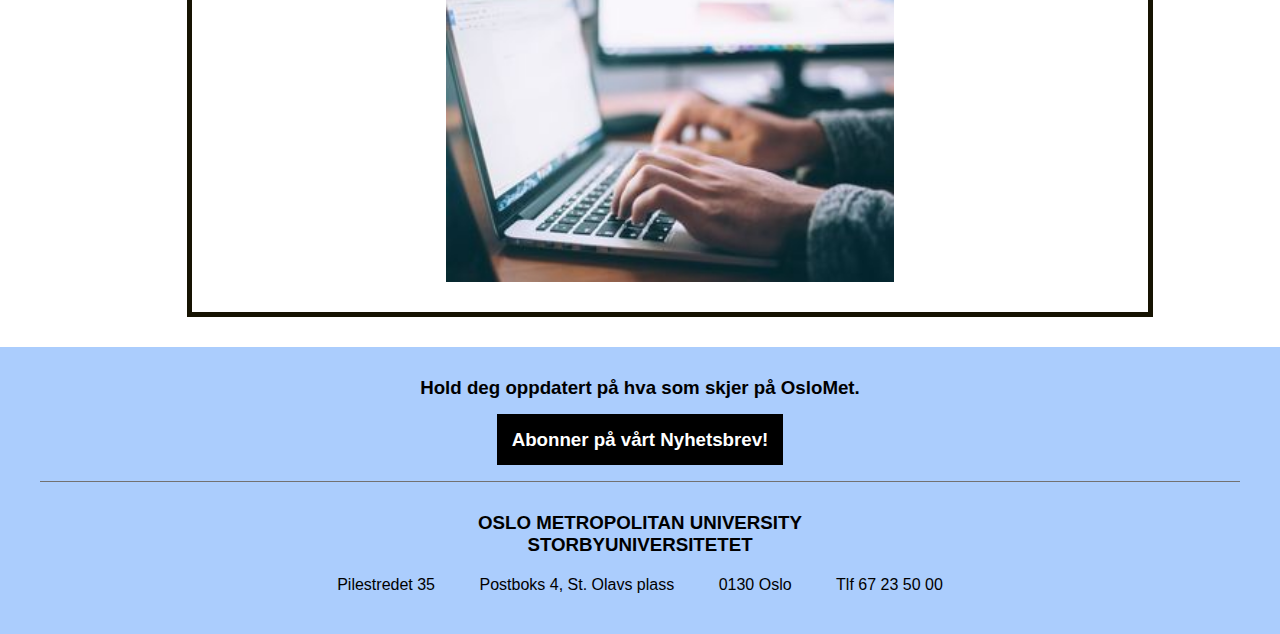
<file: topical.html>
<!DOCTYPE html>
<html lang="en">

<head>
    <meta charset="UTF-8">
    <meta name="viewport" content="width=device-width, initial-scale=1.0">
    <title>Topical</title>
    <link rel="stylesheet" href="style.css">
    <link rel="icon" type="image/jpg" href="Images/oslomet_gul.png">
    <!--https://foto.oslomet.no/fotoweb/archives/5019-Teams-Zoom-bakgrunner/Folder%2052/Bakgrunn_gul.png.info#c=%2Ffotoweb%2Farchives%2F5019-Teams-Zoom-bakgrunner%2F
    Har kroppet bilde for å bare ha logo med gul bakgrunn, så den passer som faneikon-->
</head>

<body>
<!--Toppbanner-->
<header>
    <div id="headerTopical">
        <h1>Topical</h1>
        <a href="index.html">
            <img id="oslometGulLogo" src="Images/oslomet_svart_bare_øvre_del.png" alt="OsloMet-logoen"></a>
        <!--Kilde: https://foto.oslomet.no/fotoweb/archives/5005-OsloMet-logo/Folder%2052/Logomedsignatur_OsloMet-01.png.info#c=%2Ffotoweb%2Farchives%2F5005-OsloMet-logo%2F
        Har tatt bort teksten under så du bare får OsloMet i skrå fra bildet. -->
    </div>

    <!--dropdown meny-->
    <div class="dropdown">
        <button class="dropbtn"> Meny</button>
        <div class="dropdown-content">
            <a href="index.html">Hovedside</a>
            <a href="fasiliteter.html">Fasiliteter</a>
            <a href="eventer.html">Eventer</a>
            <a href="accessibility.html">Accessibility</a>
        </div>
    </div>
</header>

<main>
    <!--Tekst hentet fra oblig 3, DATA1100 høst 2022-->
    <div class="tekstboks"> <!--En div som samler alt innholdet i main inne i en stor boks-->
        <h2 class="overskrift">Universal Design</h2>

        <div class="mellomrom-setning"> <!--Div klasse som lager mellomrom-->
            <p>
                For the first step we chose three personas with different
                characteristics. The base for choosing these personas was to make them
                as unique as possible, trying to avoid stereotypes and our own
                characteristics as well. These are the three different personas we made
                for the first step:
            </p>
        </div>

        <!--Liste over personaer-->
        <ul> <!--Uordnet/unummerert liste-->
            <li> <!--Liste-element-->
                Persona 1 is from <a href="https://en.wikipedia.org/wiki/Germany">Germany</a>
                <!--Lenke til wikipediasiden til Tyskland-->
                with an African ethnicity. This persona is a
                38-year-old wheelchair user, a female with a master’s degree.
            </li>
            <li>
                Persona 2 is from <a href="https://en.wikipedia.org/wiki/Norway">Norway</a> with a
                <a href="https://nordnorge.com/en/tema/the-sami-are-the-indigenous-people-of-the-north/">Sami</a>
                ethnicity. This persona is a 70-year- old deaf man. He has no
                degree or level of education
            </li>
            <li>
                Persona 3 is from the <a href="https://en.wikipedia.org/wiki/Philippines">Philippines</a> with a mixed
                ethnicity of native
                filipino and hispanic. This persona is a 21-year-old female, and has
                only one arm. She has a high school education.
            </li>
        </ul>

        <p>
            Further on, we picked the one that seemed the most different from all
            of us in the group. This is Persona 3’s life. We chose Maria Cruz
            because of certain similarities with our own lives, but at the same
            time, vastly different obstacles in everyday life. The ability to both
            see similarities, but at the same time emphasize with differences makes
            it approachable to relate to this person.
        </p>

        <a href="https://snl.no/dilemma">More information about a dilemma</a>

        <!--Beskrivende liste av Maria Cruz personaen-->
        <div id="mariaCruz">
            <dl> <!--Definisjonsliste, en slags beskrivende liste av elementer-->
                <dt>Name:</dt> <!--Definition term, navn på elementet-->
                <dd>Maria Cruz</dd> <!--Definition description, beskrivelse av definition term-->

                <dt>Country:</dt>
                <dd>Living in USA, Boston, Massachusetts</dd>

                <dt>Household:</dt>
                <dd>Lives with three other exchange students from other countries</dd>

                <dt>Family:</dt>
                <dd>Two younger sisters, parents and grandparents in the Philippines</dd>

                <dt>She likes:</dt>
                <dd>Soccer/football, gaming, photography</dd>

                <dt>She doesn't like:</dt>
                <dd>Martial arts, rock music, rock climbing</dd>

                <dt>A Day in their life:</dt>
                <dd>Going to MiT and working a part-time job at the bowling alley</dd>

            </dl>
            <!--Bilde av by ved siden av <dl> lista-->
            <img src="Images/boston.jpg" id="boston" alt="Boston">
            <!-- Bildekilde: Kent, T. (2019), <em>High-rise buildings</em> [Fotografi]. Unsplash
              https://unsplash.com/photos/high-rise-buildings-iRKv_XiN--M?utm_content=creditShareLink&utm_medium=referral&utm_source=unsplash -->
        </div>

        <p>
            Maria Cruz is a 21-year-old hispanic filipino living in the <a
                href="https://en.wikipedia.org/wiki/United_States">United States</a>
            for her exchange year on MiT. She is currently living in Boston with three
            other exchange students from other countries. The rest of her family is
            still living in the Philippines and she has regular contact with them.
            When it comes to modern technology, it can be challenging for Maria to use
            computers since computers are an essential part of modern life. She often
            experiences barriers in relation to the design and functionality of this
            technology. Here are ten examples of Maria’s barriers in the daily life with
            computer technology:
        </p>

        <ol class="mellomrom-setning">
            <li>Taking notes in class on the computer, can’t write fast enough</li>
            <li>Typing and moving mouse at the same time</li>
            <li>Getting the computer from a bag</li>
            <li>Opening the computer with only one hand</li>
            <li>Plugging in charger and cables</li>
            <li>Understanding how to upgrade her stationary PC manually</li>
            <li>Websites without translation makes it difficult without a great knowledge of english</li>
            <li>Games on computers typically need two hands</li>
            <li>Difficulty with using keyboard shortcuts</li>
            <li>Too many distractions on the keyboard</li>
        </ol>

        <p>
            With some small adjustments these barriers can easily be solved. We’ve looked at a couple of them below:
        </p>

        <!--Nummerert liste over mulige løsninger-->
        <ol> <!--Ordered list, eller nummerert liste som nummerer alle liste-elementene, kontrast til <ul>-->
            <li>Solutions to the barrier of taking notes in the classroom could be recording devices on the computer.
                Speech to text program
            </li> <!--Liste-element som nå er nummerert på grunn av <ol>-->
            <li>Joystick feature with options to both move and type on a digital keyboard</li>
            <li>The zip-lock with one hand could be solved by a different type of opening and locking the bag. One
                solution could be velcro,
                even though velcro would not be as safe for keeping the items within the bag
            </li>
            <li>Opening the computer with one hand is possible though it is more difficult. Tablets could be a
                solution
            </li>
            <li>Wireless or magnetic charging could be implemented to computers to make it less of a hassle</li>
            <li>All new components could be made to be color coded with PC’s to see where the newly bought parts belong,
                this would streamline
                the upgrading process and generally make it easier to understand the inside of your PC
            </li>
            <li>Computer applications that automatically translate websites can be improved to make its translations
                more precise
            </li>
            <li>Games could integrate a “one-hand-mode”, where they could use a type of eye-tracker so that only one
                hand would be necessary to play
                the game
            </li>
            <li>Easier shortcuts will be the solution for this problem. We can do this by customizing the keyboard with
                custom shortcuts
            </li>
            <li>Easier design made as a one-handed keyboard, fewer buttons but the same functions (see: evolution of tv
                remote controls). Touch
                screen is another solution for this problem
            </li>
        </ol>
        <!--Lenke til universelt design-->
        <a href="https://designshack.net/articles/graphics/what-is-universal-design/">More information
            about universal design</a>
        <!--Bilde av en person som bruker mac-->
        <img src="Images/mac.jpg" id="personUsingMacbookPro"
             alt="Person using macbook pro">
        <!--Kilde: Carsten-Peters, G. (2017), <em>Person using MacBook Pro</em> [Fotografi]. Unsplash
        https://unsplash.com/photos/person-using-macbook-pro-npxXWgQ33ZQ-->
    </div>
</main>

<!--Bunnbanner-->
<footer>
    <div class="bunntekstTopical">
        <div id="tekstPlasseringBunnbanner">
            <div class="containerNyhetsbrev">
                <h3>Hold deg oppdatert på hva som skjer på OsloMet.</h3>
            </div>

            <!-- Container for kontaktkassen -->
            <div class="contact-box">
                <h3>
                    <a href="mailto:Pilstredet35@oslomet.no"> Abonner på vårt Nyhetsbrev!</a>
                </h3>
            </div>

            <!--Lager grålinje mellom kontaktboksen og Oslo Metropolitan-->
            <hr>

            <h3>OSLO METROPOLITAN UNIVERSITY</h3>
            <h3>STORBYUNIVERSITETET</h3>

            <!-- Container for adressen og kontaktinformasjonen -->
            <div class="mellomrom-setning">
                <!-- Individuelle span-elementer for hver linje med adresse og kontaktinformasjon -->
                <span>Pilestredet 35</span>
                <span>Postboks 4, St. Olavs plass</span>
                <span>0130 Oslo</span>
                <span>Tlf 67 23 50 00</span>
            </div>
        </div>
    </div>
</footer>
</body>
</html>
</file>
<file: style.css>
/*Generell kode for alle sidene*/
* {
    border: 0;
    margin: 0;
    padding: 0;
    font-family: 'Moderat', 'Avenir', 'Helvetica', 'Arial', sans-serif;
}


/*For toppbanner*/

/*Lager headeren, gir den gul bakgrunnsfarge*/
.header {
    width: auto;
    background-color: rgb(255, 220, 0);
    height: 100px;
    text-align: center;
}

/*Luft rundt alle h1 overskrifter*/
h1 {
    padding: 30px;
}

/*Styler og plasserer logo i top banneret*/
#oslometGulLogo {
    display: block;
    width: 80px;
    height: 80px;
    position: absolute;
    top: 0;
    left: 0;
}

/*sentrerer overskriften i toppbanneret*/
.overskrift {
    text-align: center;
    margin-top: 20px;
}

/*kode for å formatere drop down menyen*/
.dropbtn {
    background-color: #000000;
    color: white;
    padding: 16px;
    font-size: 16px;
    border: none;
    cursor: pointer;
}

/*Plasserer meny knappen fast slik at det er plassert i høyere av toppbanner men har litt
 luft mellom seg selv og rullefelltet og toppen av siden*/
.dropdown {
    position: absolute;
    right: 3%;
    top: 25px;
}

/*Skjuler innholdet i menyen før bruker holder musen over menyknappen*/
.dropdown-content {
    display: none;
    background-color: #aaa7a7;
    z-index: 1; /*gjør at dropdown menyen ligger over teksten bak slik at det er lett å lese teksten i dropdownmeny*/
    position: absolute;
    right: 0; /*for dropdown menyen til å gå mot venstre når du holder musen over menyen*/
    top: 100%;
}

/*Formatering og styling av linker i dropdown menyen*/
.dropdown-content a {
    color: black;
    padding: 12px 16px;
    text-decoration: none;
    display: block;
}

/*Gjør fargen grå på dropdown meny*/
.dropdown-content a:hover {
    background-color: #727171
}

/*Viser dropdown menyen når musen holdes over menyknapp og selve dropdown menyen
dropdown menyen forsvinenr når mussen flytter seg fra enten menykanppen eller dropdown*/
.dropdown:hover .dropdown-content {
    display: block;
}


/*Bunntekst formatering*/

/*Lager bunnbanner, gir den gulbakgrunns farge*/
.bunntekst {
    width: auto;
    height: auto;
    background-color: rgb(255, 220, 0);
    padding-bottom: 20px;
}

/*Sentrer teksten og gir padding så du får luft mellom teskt elementene*/
#tekstPlasseringBunnbanner {
    text-align: center;
    padding: 10px;
}

/*styling av nyhetsbrevets boks og tekst*/
.contact-box a {
    background-color: black;
    color: white;
    text-decoration: none;
    padding: 15PX;
}

/*få luft mellom boks og elementer over og under*/
.containerNyhetsbrev {
    margin-top: 20PX;
    margin-bottom: 30PX;
}

/*styling av linjen og gir 30px i mellomrom til elementer rundt*/
hr {
    height: 1px;
    border-width: 0;
    background-color: #727171;
    margin: 30PX;
}

/*Gjør at span elementene får 20px mellomrom og når skjermen blir mindre vil 1 helt
span element flyttes under de andre, så neste span element ettersom hvor skjermen blir mindre*/
.mellomrom-setning span {
    margin: 0 20px;
    padding-bottom: 10px;
    display: inline-block;
}


/*bunnbanner ferdig */

/*mellomrom på 20 px*/
.mellomrom-setning {
    margin-top: 20px;
}


/*Felleskode ferdig*/

/*CSS tilhører Hovedsiden*/

/*Forsidebilde*/
#forsidebilde {
    display: block;
    margin: auto;
    width: 100%; /*Gjør bildet responsivt og tilpasser seg siden*/
    height: auto;
}

/*Formatering av bilder i alle små tekstbokser*/
.bilderISeksjon1 {
    border-radius: 8px;
    display: block;
    margin: auto;
    width: auto;
    height: 170px;
    padding: 5%;
}

/*Liste i fakulteter-boksen*/
ul {
    text-align: left;
    /*Gjør at teksten kommer på linje, og at punktene er utenfor "boksen"*/
    list-style-position: outside;
    padding: 20px;
}

/*kode for responsive grider på hovedsiden og fasilitetssiden*/

/*Lager grid for å plassere elementer i ruter slik at de automatisk 
justerer seg etter skjermstørrelsen.

Bestemmer hvordan griden skal se ut; hvor mange ruter det er i 
griden og hvit luft mellom ruter og innhold i ruter
for hovedsiden*/
.grid-container-1 {
    display: grid;
    grid-template-columns: repeat(3, 1fr); /*Hvor mange bokser i bredden, fr = fraction*/
    grid-template-rows: repeat(1, 1fr);
    grid-auto-rows: minmax(100px, auto); /*Justerer boksene på samme rad automatisk større om teksen blir lenger enn det er plass til i den av boksene*/
    gap: 1em; /*Mellomrom mellom boksene*/
    justify-content: center;
    margin: 50px;
}

/*Styling av grid rammer for hovedsiden*/
.grid-rammer-1 {
    text-align: center;
    padding: 20px;
    background-color: rgb(255, 220, 0);
}

/*Bestemmer hvordan griden skal se ut; hvor mange ruter det er i 
griden og hvit luft mellom ruter og innhold i ruter
for fasilitetssiden*/
.grid-container-2 {
    justify-content: center; /*Sentrerer gridet horisontalt*/
    margin: 50px;
    display: grid;
    grid-template-columns: repeat(3, 1fr); /*tre kolonner med like stor bredde*/
    grid-template-rows: repeat(2, 1fr); /*to rader med like stor høyde*/
    gap: 20px; /*piksler avstand mellom rader og kolonner*/
}

/*Styling av grid rammer for fasilitetssiden*/
.grid-rammer-2 {
    text-align: center;
    padding: 20px;
    border: 2px solid rgb(255, 220, 0);
}

/* Endrer gridene for hoved- og fasilitet siden når skjerm blir midnre enn 100px*/
@media screen and (max-width: 1000px) {

    /* Endrer hovedsidegridet slik at det har én kolonne og én rad når skjermen er 1000 piksler eller mindre bred. */
    .grid-container-1 {
        grid-template-columns: repeat(1, 1fr);
        /* En kolonne som tar all tilgjengelig bredde */
        grid-template-rows: repeat(1, 1fr);
        /* En rad som tar all tilgjengelig høyde */
    }

    /* Endrer fasilitetgridet slik at det har to kolonner og tre rader med proporsjonal størrelse når skjermen er 1000 piksler eller mindre bred. */
    .grid-container-2 {
        grid-template-columns: repeat(2, 1fr);
        /* To kolonner som deler tilgjengelig bredde likt */
        grid-template-rows: repeat(3, 1fr);
        /* Tre rader som deler tilgjengelig høyde likt */
    }
}


/*Fasilitetsside*/

/*Endrer gridene for fasilitet siden når skjerm blir idnre enn 750px
for at gridet skal passe til skjerm størrelsen*/
@media screen and (max-width: 750px) {
    /* Endrer fasilitetgridet slik at det har en kolonner og seks rader med proporsjonal størrelse når skjermen er 1000 piksler eller mindre bred. */
    .grid-container-2 {
        grid-template-columns: repeat(1, 1fr);
        /* To kolonner som deler tilgjengelig bredde likt */
        grid-template-rows: repeat(6, 1fr);
        /* Tre rader som deler tilgjengelig høyde likt */
    }
}

/*For å få mellomrom mellom bilder og tekst i grid på fasilitet grid */
.fasilitetB {
    margin: 20px;
}


/*CSS for eventside*/

#eventkalender {
    text-align: center; /*Sentrerer teksten*/
}

#hero-image { /*heltebildet https://www.w3schools.com/howto/howto_css_hero_image.asp*/
    background-image: linear-gradient(rgba(0, 0, 0, 0.5), rgba(0, 0, 0, 0.5)), url("Images/kantine.jpg"); /*Lager en mørkere bakgrunnseffekt på bildet og gjør dermed teksten mer lesbar*/
    /*Personlig bilde*/
    height: 50%; /*Setter en spesifikk høyde*/
    /*sentrerer og posisjonerer bildet sånn at det skalerer bra med alle skjermer*/
    background-position: center;
    background-repeat: no-repeat;
    background-size: cover;
    position: relative;
}

#hero-text {
    color: white; /*Setter overskriftens farge til hvit sånn at den blir mer lesbar*/
    font-size: large;
    padding: 30px;
}

th {
    background-color: rgb(255, 220, 0); /*Setter bakgrunnsfargen til den samme gulfargen som i headeren*/
}

table, th, td {
    border: 2px solid black; /*2 piksler lager en tydelig linje mellom alle cellene*/
    border-collapse: collapse; /*Dette gjør at kantene kollapser inn i en enkelt kant*/
    width: auto; /*Alle elementene får den plassen de trenger*/
    padding: 15px; /*Lager luft inni cellene mellom teksten og kantene*/
    margin: 40px auto; /*Holder tabellen inntil venstre kant av skjerm og gir 40 px under tabell*/
}

/*lager scrollebar nederst for kalenderen/tabell elementet slik at
resten av siden ikke beveger seg. men at en kan scrolle for å se resterende 
av kalanderen*/
div.table-container {
    overflow-x: auto; /*Lager scrollebar for kalenderen*/
}


/*topical CSS*/
/*styler den normale teksten på topical*/
.tekstboks {
    width: 70%;
    padding: 30px;
    border: 5px solid rgb(22, 19, 2);
    margin: 30px;
    position: relative;
    left: 50%; /*Startposisjonen er 50% fra venstre*/
    transform: translate(-50%); /*Trekker boksen tilbake med halvparten av dens bredde*/
}

/*div for å plassere beskrivende liste av Maria Cruz ved siden av bilde*/
#mariaCruz {
    display: flex;
    align-items: center;
    text-align: center;
    padding: 10px;
}

/*redigerer mellomrom i beskrivelsen av liste-elementer i <dl> lista*/
dd {
    margin-bottom: 15px;
}

/*redigerer mellomrom i den nummererte lista*/
ol {
    margin-top: 10px;
    margin-bottom: 10px;
}

/*styler bildet ved siden av Maria Cruz beskrivende liste*/
#boston {
    width: 400px;
    max-width: 50%;
    margin-left: 10%;
}

/*styler bilde nederst på topical siden*/
#personUsingMacbookPro {
    display: block;
    margin-left: auto;
    margin-right: auto;
    margin-top: 20px;
    width: 50%;
}

/*toppbanner på topicalsiden*/
#headerTopical {
    width: auto;
    background-color: rgb(171, 205, 253);
    height: 100px;
    text-align: center;
}

/*bunnbanner på topicalsiden*/
.bunntekstTopical {
    width: auto;
    height: auto;
    background-color: rgb(171, 205, 253);
    padding-bottom: 20px;
}


/*Accessibility CSS*/

/*CSS for bilder i accessibility*/
.accessibilityBilder {
    /*Lager litt luft mellom tekst og bilder, sentrerer bildet og bildet skaleres med størrelsen på skjermen*/
    display: block;
    margin-left: auto;
    margin-right: auto;
    padding-top: 10px;
    max-width: 100%;
}
</file>
